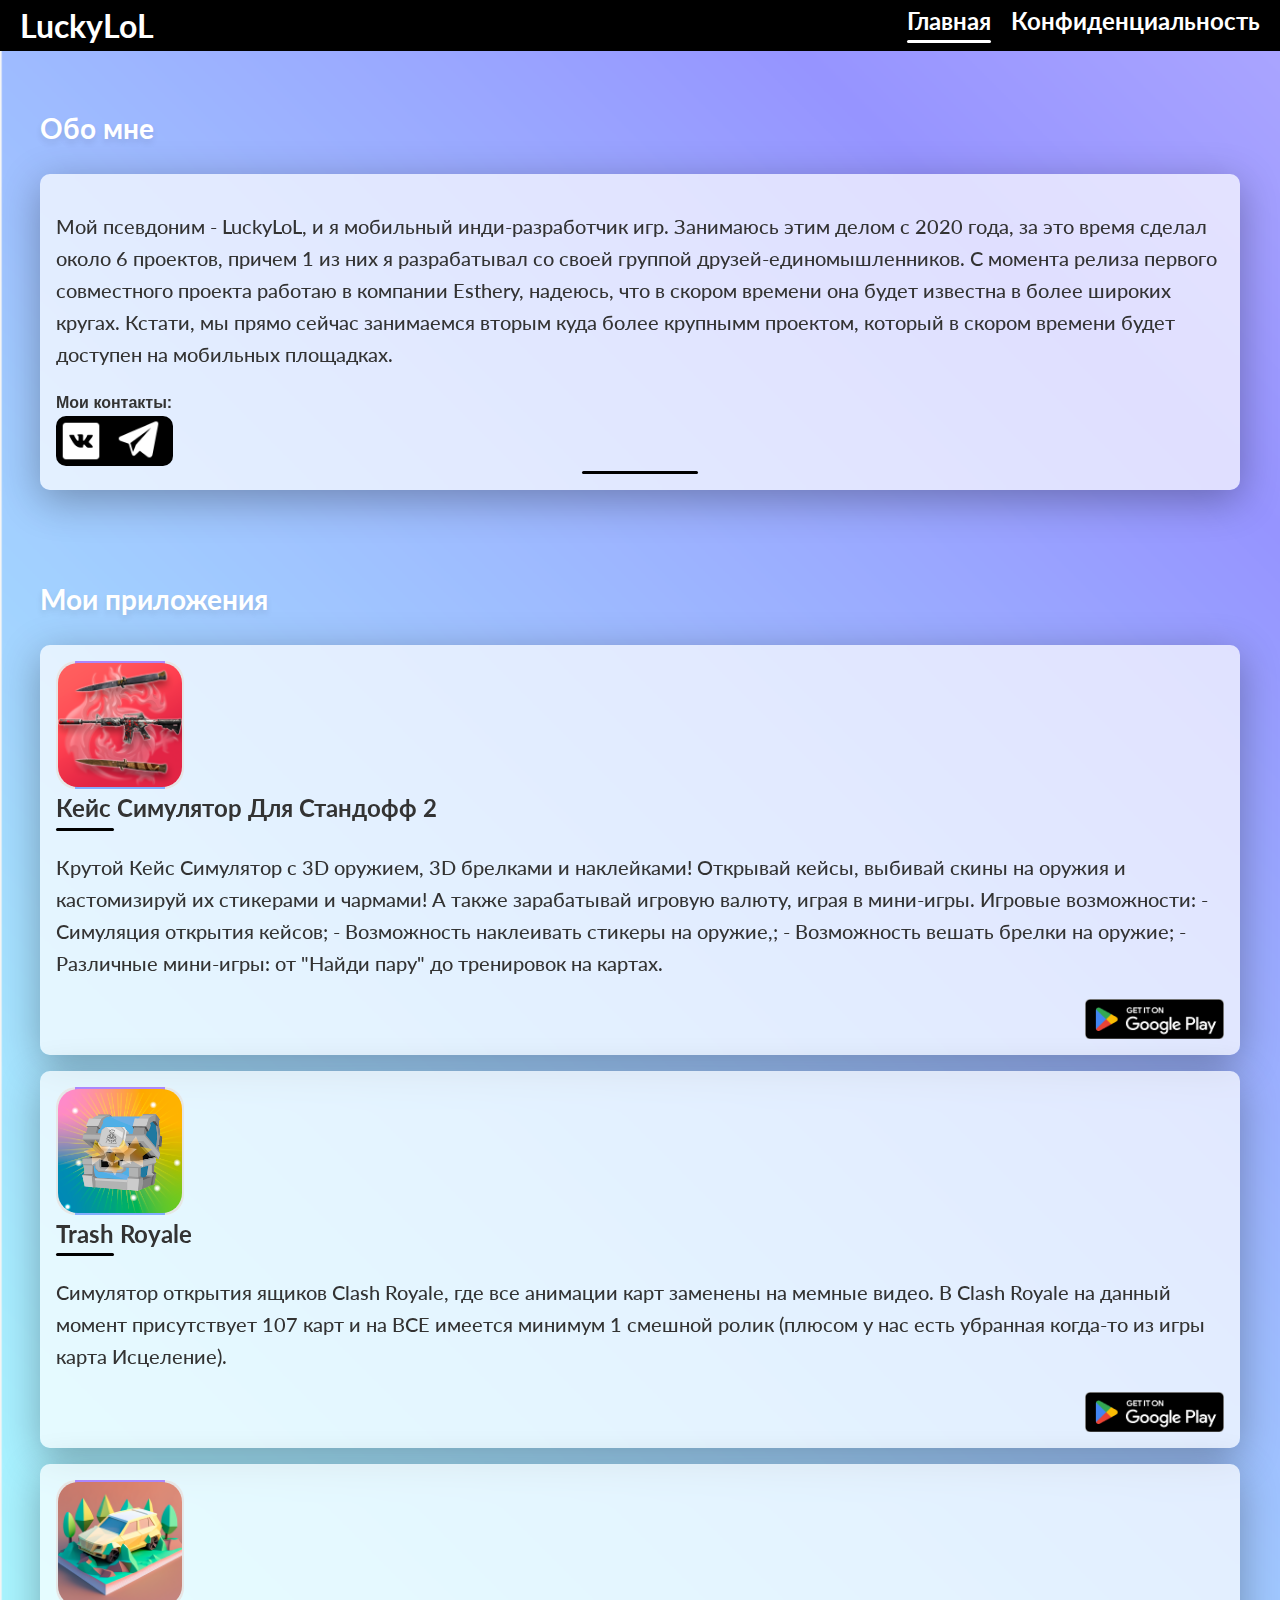
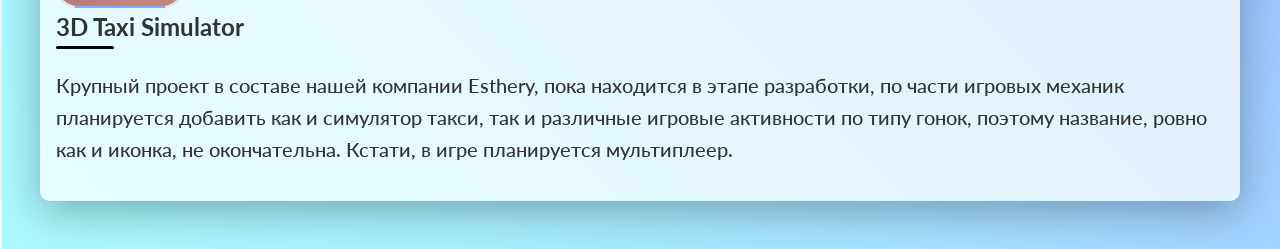
<file: index.html>
<!DOCTYPE html>
<html lang="ru">
<head>
    <meta charset="UTF-8">
    <meta name="viewport" content="width=device-width, initial-scale=1.0">
    <title>LuckyLoL | Главная</title>
    <link rel="icon" href="images/logo.png">
    <link rel="stylesheet" href="styles.css">
    <link href="https://fonts.googleapis.com/css2?family=Lato&display=swap" rel="stylesheet">
</head>
<body>
    <header>
            <h1>LuckyLoL</h1>
            <div class="sections"> 
                <nav class="nav">
                    <a class="nav__link active" href="index.html">Главная</a>
                </nav>
                <nav class="nav">
                    <a class="nav__link" href="privacy.html">Конфиденциальность</a>
                </nav>
            </div>
    </header>
    <section id="about-me">
        <h2>Обо мне</h2>
        <article class="about-me-content">
            <p>Мой псевдоним - LuckyLoL, и я мобильный инди-разработчик игр. Занимаюсь этим делом с 2020 года, за это время сделал около 6 проектов, причем 1 из них я разрабатывал со своей группой друзей-единомышленников. С момента релиза первого совместного проекта работаю в компании Esthery, надеюсь, что в скором времени она будет известна в более широких кругах. Кстати, мы прямо сейчас занимаемся вторым куда более крупнымм проектом, который в скором времени будет доступен на мобильных площадках.</p>
            <div class="my-contacts">Мои контакты:</div>
            <div class="contacts-section">
                <a href ="https://vk.com/nik0laeff.nikit" target="_blank" class="image-content">
                    <img src="images/VK.png" alt="VK" class="contacts-images">
                </a>
                <a href ="https://t.me/nik0laeffnikit" target="_blank" class="image-content">
                    <img src="images/tg.png" alt="TG" class="contacts1-images">
                </a>
            </div>
            <div class = "decor-in-contents"></div>
        </article>
    </section>
    <section id="apps">
        <h2>Мои приложения</h2>
       <!-- <article class="app">
            <div class="app-icon-content">
            <img src="images/app1-icon.png" alt="Иконка приложения" class="app-icon">
            </div>
            <div class="app-info">
                <h3>Симулятор Аквариумиста</h3>
                <div class = "decor-in-contents1"></div>
                <p>Мой самый первый проект, в нем я буквально осваивал Unity. По сути, простой кликер - покупаешь рыб, кликаешь для их роста и продаешь. И таким образом, продвигаешься, покупая новые виды рыб, более вместительные аквариумы и элементы декора. На данный момент игры нет на мобильных площадках в связи с удалением моего первого аккаунта разработчика. Возможно, я займусь и отыщу apk-файл, ссылку на который оставлю здесь.</p>
            </div>
        </article>
        <article class="app">
            <div class="app-icon-content">
            <img src="images/app1-icon.png" alt="Иконка приложения" class="app-icon">
            </div>
            <div class="app-info">
                <h3>Симулятор Хакера</h3>
                <div class = "decor-in-contents1"></div>
                <p> Мой второй проект, в реализации уже чуть сложнее, но на нем я также прдолжал осваивать Unity, изучая его инструменты для разработки. В этой игре ты осуществлял различную хакерскую деятельность, которая сопровождалась мини-играми, естественно, за это получал игровую валюту, на которую обновлял ПК для осуществления более крупных планов. На данный момент приложения также нет на площадках, возможно, ссылка появится здесь.</p>
            </div>
        </article>-->
        <article class="app">
            <div class="app-icon-content">
                <img src="images/app3-icon.png" alt="Иконка приложения" class="app-icon">
            </div>
            <div class="app-info">
                <h3>Кейс Симулятор Для Стандофф 2</h3>
                <div class = "decor-in-contents1"></div>
                <p>Крутой Кейс Симулятор с 3D оружием, 3D брелками и наклейками! Открывай кейсы, выбивай скины на оружия и кастомизируй их стикерами и чармами! А также зарабатывай игровую валюту, играя в мини-игры. Игровые возможности:
                    - Симуляция открытия кейсов;
                    - Возможность наклеивать стикеры на оружие,;
                    - Возможность вешать брелки на оружие;
                    - Различные мини-игры: от "Найди пару" до тренировок на картах.</p>
                <a href ="#" class="image-content">
                    <img src="images/GooglePlay.png" alt="GooglePlay" class="get-icon">
                </a>
            </div>
        </article>
        <article class="app">
            <div class="app-icon-content">
                <img src="images/app4-icon.png" alt="Иконка приложения" class="app-icon">
            </div>
            <div class="app-info">
                <h3>Trash Royale</h3>
                <div class = "decor-in-contents1"></div>
                <p>Симулятор открытия ящиков Clash Royale, где все анимации карт заменены на мемные видео. В Clash Royale на данный момент присутствует 107 карт и на ВСЕ имеется минимум 1 смешной ролик (плюсом у нас есть убранная когда-то из игры карта Исцеление).</p>
                <a href ="https://play.google.com/store/apps/details?id=com.Esthery.TrashRoyale&hl=ru&gl=US" target="_blank" class="image-content">
                    <img src="images/GooglePlay.png" alt="GooglePlay" class="get-icon">
                </a>
            </div>
        </article>
        <article class="app">
            <div class="app-icon-content">
            <img src="images/app5-icon.png" alt="Иконка приложения" class="app-icon">
            </div>
            <div class="app-info">
                <h3>3D Taxi Simulator</h3>
                <div class = "decor-in-contents1"></div>
                <p>Крупный проект в составе нашей компании Esthery, пока находится в этапе разработки, по части игровых механик планируется добавить как и симулятор такси, так и различные игровые активности по типу гонок, поэтому название, ровно как и иконка, не окончательна. Кстати, в игре планируется мультиплеер.</p>
            </div>
        </article>
    </section>
</body>
</html>
</file>
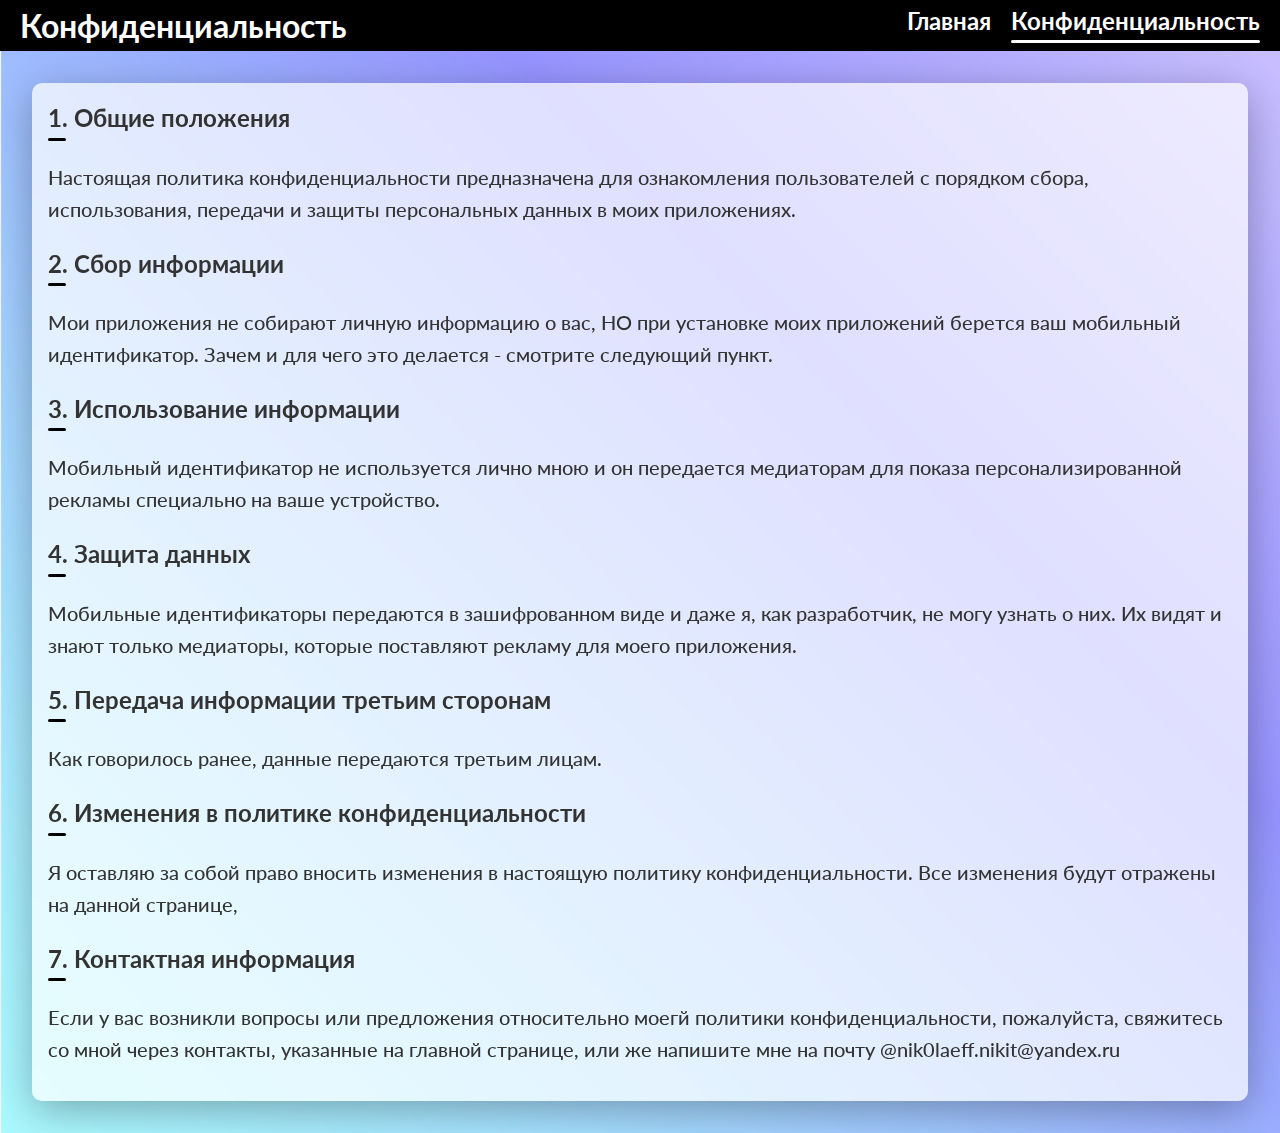
<file: privacy.html>
<!DOCTYPE html>
<html lang="ru">
<head>
    <meta charset="UTF-8">
    <meta name="viewport" content="width=device-width, initial-scale=1.0">
    <title>LuckyLoL | Конфиденциальность</title>
    <link rel="icon" href="images/logo.png">
    <link rel="stylesheet" href="privacy_style.css">
    <link href="https://fonts.googleapis.com/css2?family=Lato&display=swap" rel="stylesheet">
</head>
<body>
    <header>
        <h1>Конфиденциальность</h1>
        <div class="sections"> 
            <nav class="nav">
                <a class="nav__link" href="index.html">Главная</a>
            </nav>
            <nav class="nav">
                <a class="nav__link active" href="privacy.html">Конфиденциальность</a>
            </nav>
        </div>
    </header>
    <main class="privacy-content">
        <h3>1. Общие положения</h3>
        <div class = "decor-in-contents2"></div>
        <p>
            Настоящая политика конфиденциальности предназначена для ознакомления пользователей с порядком сбора, использования, передачи и защиты персональных данных в моих приложениях.
        </p>

        <h3>2. Сбор информации</h3>
        <div class = "decor-in-contents2"></div>
        <p>
            Мои приложения не собирают личную информацию о вас, НО при установке моих приложений берется ваш мобильный идентификатор. Зачем и для чего это делается - смотрите следующий пункт.
        </p>

        <h3>3. Использование информации</h3>
        <div class = "decor-in-contents2"></div>
        <p>
            Мобильный идентификатор не используется лично мною и он передается медиаторам для показа персонализированной рекламы специально на ваше устройство.
        </p>

        <h3>4. Защита данных</h3>
        <div class = "decor-in-contents2"></div>
        <p>
            Мобильные идентификаторы передаются в зашифрованном виде и даже я, как разработчик, не могу узнать о них. Их видят и знают только медиаторы, которые поставляют рекламу для моего приложения.
        </p>
        <h3>5. Передача информации третьим сторонам</h3>
        <div class = "decor-in-contents2"></div>
        <p>
            Как говорилось ранее, данные передаются третьим лицам.
        </p>
        <h3>6. Изменения в политике конфиденциальности</h3>
        <div class = "decor-in-contents2"></div>
        <p>
            Я оставляю за собой право вносить изменения в настоящую политику конфиденциальности. Все изменения будут отражены на данной странице,
        </p>
    
        <h3>7. Контактная информация</h3>
        <div class = "decor-in-contents2"></div>
        <p>
            Если у вас возникли вопросы или предложения относительно моегй политики конфиденциальности, пожалуйста, свяжитесь со мной через контакты, указанные на главной странице, или же напишите мне на почту @nik0laeff.nikit@yandex.ru
        </p>
    </main>
</body>
</html>
</file>
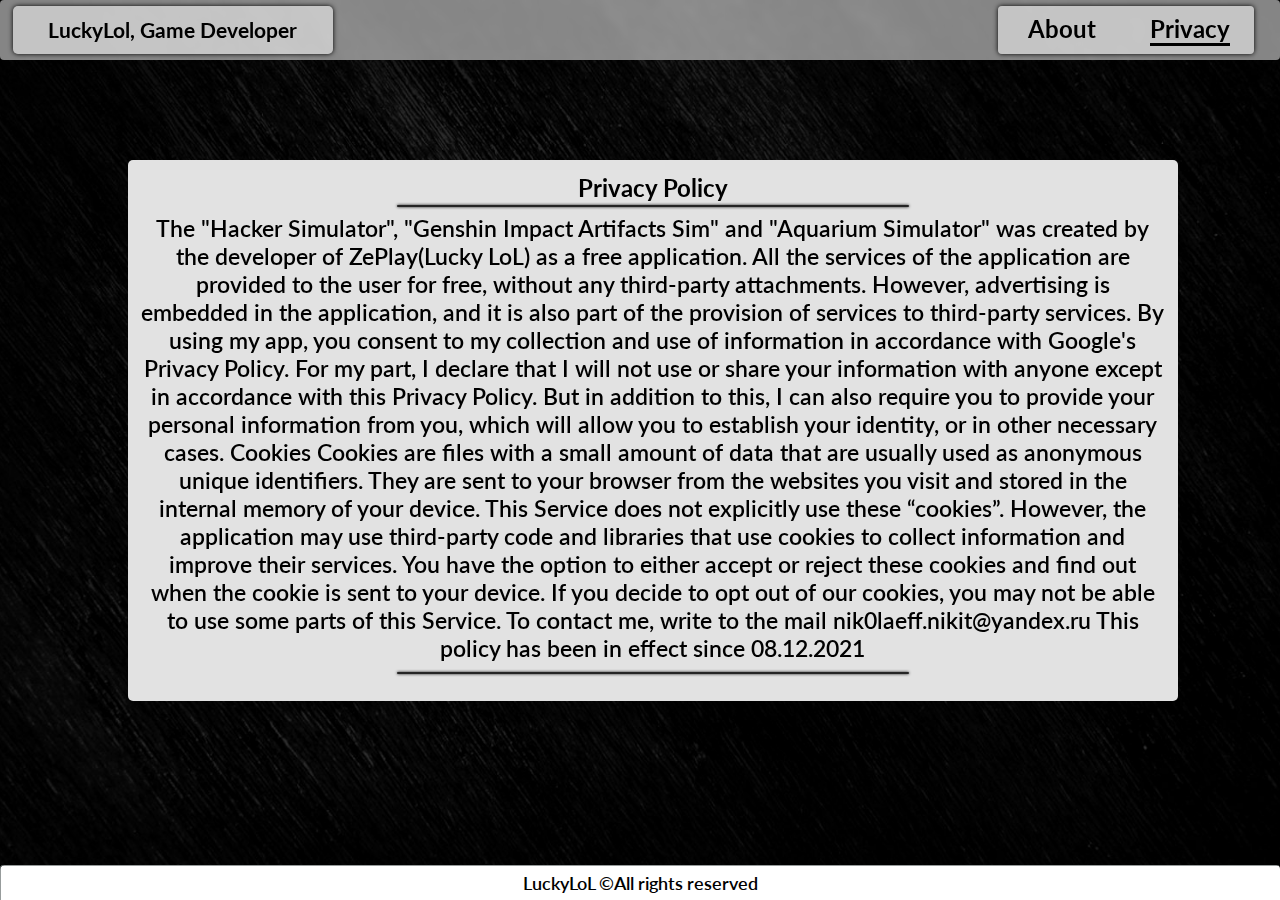
<file: projects.html>
<!DOCTYPE html>
<html lang = "en">
<head>
    <meta charset = "UTF-8">
    <link rel="stylesheet" href="assets/style.css">
    <link href="https://fonts.googleapis.com/css?family=Kaushan+Script|Montserrat:400,700&amp;subset=cyrillic-ext" rel="stylesheet">
    <link href="https://fonts.googleapis.com/css2?family=Lato&display=swap" rel="stylesheet">
    <title>Lucky LoL | Privacy </title>
</head>
<body>
    <div class="bg">
        <header class = "head">
            <div class="gd"> LuckyLol, Game Developer </div>
            <div class="sections"> 
                <nav class="nav">
                    <a class="nav__link" href="index.html">About</a>
                </nav>
                <nav class="nav">
                    <a class="nav__link active" href="projects.html">Privacy</a>
                </nav>
            </div>
        </header>
        <main class="privacy">
            <div class="about__text"> Privacy Policy </div>
            <div class="line"> </div>
            The "Hacker Simulator", "Genshin Impact Artifacts Sim" and "Aquarium Simulator" was created by the developer of ZePlay(Lucky LoL) as a free application. All the services of the application are provided to the user for free, without any third-party attachments.
            However, advertising is embedded in the application, and it is also part of the provision of services to third-party services.
            By using my app, you consent to my collection and use of information in accordance with Google's Privacy Policy. For my part, I declare that I will not use or share your information with anyone except in accordance with this Privacy Policy.
            But in addition to this, I can also require you to provide your personal information from you, which will allow you to establish your identity, or in other necessary cases.
            Cookies
            
            Cookies are files with a small amount of data that are usually used as anonymous unique identifiers. They are sent to your browser from the websites you visit and stored in the internal memory of your device.
            
            This Service does not explicitly use these “cookies”. However, the application may use third-party code and libraries that use cookies to collect information and improve their services. You have the option to either accept or reject these cookies and find out when the cookie is sent to your device. If you decide to opt out of our cookies, you may not be able to use some parts of this Service.
            To contact me, write to the mail nik0laeff.nikit@yandex.ru
            This policy has been in effect since 08.12.2021
            <div class="spacing">  </div>
            <div class="line"> </div>
            <div class="spacing">  </div>
        </main>
        <div class="spacingprivacy"> </div>
        <footer class="footer"> 
            <div class="spacing">  </div>
            <div class="footer__text"> </div>
            <div class="footer__text"> LuckyLoL ©All rights reserved </div>  
        </footer>
    </div>
</body>
</html>
</file>
<file: styles.css>
/* Общие стили */
body {
    font-family: Arial, sans-serif;
    margin: 0;
    padding: 0;
    line-height: 1.6;
    color: #333;
    background-color: #f5f5f5;
    background-image:  url(images/background.png);
    background-size: cover;
    background-repeat: no-repeat;
}

.my-contacts{
    display: flex;
    font-weight: 600;
}

p{
    font-family: 'Lato', sans-serif;
    font-weight: 500;
    font-size: 20px;
}

h3 {
    margin-top: 0;
    margin-bottom: 0;
    font-family: 'Lato', sans-serif;
    font-size: 24px;
}
h2
{
    color: #ffffff;
    text-align: left;
    font-family: 'Lato', sans-serif;
    text-shadow: 0 4px 6px rgba(0, 0, 0, 0.1);
    font-size: 28px;
}
h1{
    margin-left: 20px;
    margin-top: 0;   
    margin-bottom: 0;
    font-family: 'Lato', sans-serif;
}


/* Стили для header */
header {
    display: flex;
    background-color: #000000;
    color: #fff;
    justify-content: space-between;
    box-sizing: border-box;
    width: 100%;
}

/* Стили для основного контента */
#about-me, #apps {
    padding: 2rem;
    max-width: 1200px;
    margin: 0 auto;
}

.app {
    display: flex;
    flex-wrap: wrap;
    padding: 1rem;
    margin-bottom: 1rem;
    box-shadow: 0 10px 40px 0 rgb(0 0 0 / 30%);
    border-radius: 10px;
    background-color: rgba(255, 255, 255, 0.7);
    backdrop-filter: blur(5px);
    
}
.privacy-content{
    padding: 1rem;
    margin: 2rem;
    box-shadow: 0 10px 40px 0 rgb(0 0 0 / 30%);
    border-radius: 10px;
    background-color: rgba(255, 255, 255, 0.7);
    backdrop-filter: blur(5px);
}

.get-content{
    display: flex;
}

.get-icon
{
    width: 139px;
    height: 40px;
    float:right;
}

.about-me-content {
    align-items: center;
    text-align: left;
    padding: 1rem;
    box-shadow: 0 10px 40px 0 rgb(0 0 0 / 30%);
    border-radius: 10px;
    background-color: rgba(255, 255, 255, 0.7);
    backdrop-filter: blur(5px);
}

.decor-in-contents{
    margin: auto;
    width: 10%;
    height: 3px;
    background-color: #000000;
    border-radius: 2px;
}
.decor-in-contents1{
    margin: left;
    width: 5%;
    height: 3px;
    background-color: #000000;
    border-radius: 2px;
}

.decor-in-contents2{
    margin: left;
    width: 1.5%;
    height: 3px;
    background-color: #000000;
    border-radius: 10px;
}

.app-icon-content
{
    margin-right: 1rem;
    justify-content: center;
    position:relative;
    align-items: center;
    display: flex;
    overflow:hidden;
    border-radius: 20px;
    width: 128px;
    height: 128px;
    background-color: rgba(221, 221, 221, 0.7);
    backdrop-filter: blur(5px);
}

.app-icon-content::before {
    content: '';
    position: absolute;
    width: 90px;
    height: 140%;
    background: linear-gradient(#b47dfb, #7ab6ff); 
    animation-name: animate;
    animation-duration: 4s;
    animation-iteration-count: infinite;
    animation-timing-function: linear
}

.app-icon-content::after {
    content: '';
    position: absolute;
    inset: 4px;
    background: #271c2c;
    border-radius: 20px;
}

.app-icon {
    width: calc(100% - 4px);
    height: calc(100% - 4px);
    border-radius: 20px;
    z-index: 1;
}


.header-content {
    display: flex;
    justify-content: center;
    align-items: center;
}

.logo-icon
{
    max-width: 50px;
    margin-right: 1rem;
    position: absolute;
    left: 1rem;
}

.app-info {
    flex-grow: 1;
}

.contacts-section{
    display: flex;
    background-color: #000000;
    border-radius: 10px;
    margin-bottom: 5px;
    width: 117px;
}
.contacts-images{
    width: 50px;
    height: 50px;
}

.contacts1-images{
    width: 45px;
    height: 45px;
}

.nav 
{
    font-size: 24px;
    text-align: center;
    font-weight: bold;
    font-family: 'Lato', sans-serif;
    margin-right: 20px;
    padding-top: 0.5%;
}

.image-content
{
    height: 50px;
    margin-right: 10px;  
}

.nav__link 
{
    display: inline-block;
    vertical-align: top;
    position: relative;
    color: rgb(255, 255, 255);
    text-decoration: none;

    transition: color .1s linear;
}

.nav__link:after {
    content: "";
    display: block;
    width: 100%;
    height: 3px;
    background-color: rgb(255, 255, 255);;
    opacity: 0;
    position: absolute;
    border-radius: 5px;
    left: 0;
    z-index: 1;
    transition: opacity .1s linear;
}

.nav__link:hover {
    color: rgb(255, 255, 255);;
}

.nav__link:hover:after,
.nav__link.active:after 
{
    opacity: 1;
}

.nav__link.active 
{
    color: rgb(255, 255, 255);;
}

.sections
{
    display: flex;
}

@media (max-width: 1080px){
    .nav 
    {
        font-size: 20px;
        text-align: center;
        font-weight: bold;
        font-family: 'Lato', sans-serif;
        margin-right: 20px;
        padding-top: 0.5%;
    }
    h1{
        font-size: 28px;
        margin-left: 20px;
        margin-top: 0;   
        margin-bottom: 0;
        font-family: 'Lato', sans-serif;
    }
}

@media (max-width: 500px){
    .nav 
    {
        font-size: 16px;
        text-align: center;
        font-weight: bold;
        font-family: 'Lato', sans-serif;
        margin-right: 10px;
        padding-top: 0.9%;
    }
    h1{
        font-size: 24px;
        margin-left: 20px;
        margin-top: 0;   
        margin-bottom: 0;
        font-family: 'Lato', sans-serif;
    }
    .nav__link:after {
        content: "";
        display: block;
        width: 100%;
        height: 2px;
        background-color: rgb(255, 255, 255);;
        opacity: 0;
        position: absolute;
        border-radius: 5px;
        left: 0;
        z-index: 1;
        transition: opacity .1s linear;
    }

    .decor-in-contents1{
        margin: left;
        width: 10%;
        height: 3px;
        background-color: #000000;
        border-radius: 2px;
    }

    .app {
        display: block;
        padding: 1rem;
        margin-bottom: 1rem;
        box-shadow: 0 10px 40px 0 rgb(0 0 0 / 30%);
        border-radius: 10px;
        background-color: rgba(255, 255, 255, 0.7);
        backdrop-filter: blur(5px);
    }
}

@media (max-width: 400px){
    .nav 
    {
        font-size: 12px;
        text-align: center;
        font-weight: bold;
        font-family: 'Lato', sans-serif;
        margin-right: 20px;
        padding-top: 2%;
    }
    h1{
        font-size: 20px;
        margin-left: 20px;
        margin-top: 0;   
        margin-bottom: 0;
        font-family: 'Lato', sans-serif;
    }
    .nav__link:after {
        content: "";
        display: block;
        width: 100%;
        height: 2px;
        background-color: rgb(255, 255, 255);;
        opacity: 0;
        position: absolute;
        border-radius: 5px;
        left: 0;
        z-index: 1;
        transition: opacity .1s linear;
    }
    .app {
        display: block;
        padding: 1rem;
        margin-bottom: 1rem;
        box-shadow: 0 10px 40px 0 rgb(0 0 0 / 30%);
        border-radius: 10px;
        background-color: rgba(255, 255, 255, 0.7);
        backdrop-filter: blur(5px);
    }
}

@media (max-width: 300px){
    .nav 
    {
        font-size: 12px;
        text-align: center;
        font-weight: bold;
        font-family: 'Lato', sans-serif;
        margin-right: 10px;
        padding-top: 1%;
    }
    h1{
        font-size: 16px;
        margin-left: 10px;
        margin-right: 10px;
        margin-top: 0;   
        margin-bottom: 0;
        font-family: 'Lato', sans-serif;
    }
    .nav__link:after {
        content: "";
        display: block;
        width: 100%;
        height: 2px;
        background-color: rgb(255, 255, 255);;
        opacity: 0;
        position: absolute;
        border-radius: 5px;
        left: 0;
        z-index: 1;
        transition: opacity .1s linear;
    }
    .app {
        display: block;
        padding: 1rem;
        margin-bottom: 1rem;
        box-shadow: 0 10px 40px 0 rgb(0 0 0 / 30%);
        border-radius: 10px;
        background-color: rgba(255, 255, 255, 0.7);
        backdrop-filter: blur(5px);
    }
}


@keyframes animate {
    0% {
        transform: rotate(0deg);
    }
    100% {
        transform: rotate(360deg);
    }
}
</file>
<file: privacy_style.css>
body {
    font-family: Arial, sans-serif;
    margin: 0;
    padding: 0;
    line-height: 1.6;
    color: #333;
    background-color: #f5f5f5;
    background-image:  url(images/background.png);
    background-size: cover;
    background-repeat: no-repeat;
}

.my-contacts{
    display: flex;
    font-weight: 600;
}

p{
    font-family: 'Lato', sans-serif;
    font-weight: 500;
    font-size: 20px;
}

h3 {
    margin-top: 0;
    margin-bottom: 0;
    font-family: 'Lato', sans-serif;
    font-size: 24px;
}
h2
{
    color: #ffffff;
    text-align: left;
    font-family: 'Lato', sans-serif;
    text-shadow: 0 4px 6px rgba(0, 0, 0, 0.1);
    font-size: 28px;
}
h1{
    margin-left: 20px;
    margin-top: 0;   
    margin-bottom: 0;
    font-family: 'Lato', sans-serif;
}


/* Стили для header */
header {
    display: flex;
    background-color: #000000;
    color: #fff;
    justify-content: space-between;
    box-sizing: border-box;
    width: 100%;
}
.privacy-content{
    padding: 1rem;
    margin: 2rem;
    box-shadow: 0 10px 40px 0 rgb(0 0 0 / 30%);
    border-radius: 10px;
    background-color: rgba(255, 255, 255, 0.7);
    backdrop-filter: blur(5px);
}

.decor-in-contents2{
    margin: left;
    width: 1.5%;
    height: 3px;
    background-color: #000000;
    border-radius: 10px;
}


.header-content {
    display: flex;
    justify-content: center;
    align-items: center;
}

.nav 
{
    font-size: 24px;
    text-align: center;
    font-weight: bold;
    font-family: 'Lato', sans-serif;
    margin-right: 20px;
    padding-top: 0.5%;
}

.nav__link 
{
    display: inline-block;
    vertical-align: top;
    position: relative;
    color: rgb(255, 255, 255);
    text-decoration: none;

    transition: color .1s linear;
}

.nav__link:after {
    content: "";
    display: block;
    width: 100%;
    height: 3px;
    background-color: rgb(255, 255, 255);;
    opacity: 0;
    position: absolute;
    border-radius: 5px;
    left: 0;
    z-index: 1;
    transition: opacity .1s linear;
}

.nav__link:hover {
    color: rgb(255, 255, 255);;
}

.nav__link:hover:after,
.nav__link.active:after 
{
    opacity: 1;
}

.nav__link.active 
{
    color: rgb(255, 255, 255);;
}

.sections
{
    display: flex;
}

@media (max-width: 1080px){
    .nav 
    {
        font-size: 20px;
        text-align: center;
        font-weight: bold;
        font-family: 'Lato', sans-serif;
        margin-right: 20px;
        padding-top: 0.5%;
    }
    h1{
        font-size: 28px;
        margin-left: 20px;
        margin-top: 0;   
        margin-bottom: 0;
        font-family: 'Lato', sans-serif;
    }
}

@media (max-width: 500px){
    .nav 
    {
        font-size: 12px;
        text-align: center;
        font-weight: bold;
        font-family: 'Lato', sans-serif;
        margin-right: 10px;
        padding-top: 0.9%;
    }
    h1{
        font-size: 16px;
        margin-left: 5px;
        margin-right: 5px;
        margin-top: 0;   
        margin-bottom: 0;
        font-family: 'Lato', sans-serif;
    }
    .nav__link:after {
        content: "";
        display: block;
        width: 100%;
        height: 1px;
        background-color: rgb(255, 255, 255);;
        opacity: 0;
        position: absolute;
        border-radius: 5px;
        left: 0;
        z-index: 1;
        transition: opacity .1s linear;
    }

    .decor-in-contents2{
        margin: left;
        width: 4%;
        height: 3px;
        background-color: #000000;
        border-radius: 2px;
    }

    .app {
        display: block;
        padding: 1rem;
        margin-bottom: 1rem;
        box-shadow: 0 10px 40px 0 rgb(0 0 0 / 30%);
        border-radius: 10px;
        background-color: rgba(255, 255, 255, 0.7);
        backdrop-filter: blur(5px);
    }
}

@media (max-width: 400px){
    .nav 
    {
        font-size: 10px;
        text-align: center;
        font-weight: bold;
        font-family: 'Lato', sans-serif;
        margin-right: 10px;
        padding-top: 1.2%;
    }
    h1{
        font-size: 14px;
        margin-left: 5px;
        margin-right: 5px;
        margin-top: 0;   
        margin-bottom: 0;
        font-family: 'Lato', sans-serif;
    }
    .nav__link:after {
        content: "";
        display: block;
        width: 100%;
        height: 1px;
        background-color: rgb(255, 255, 255);;
        opacity: 0;
        position: absolute;
        border-radius: 5px;
        left: 0;
        z-index: 1;
        transition: opacity .1s linear;
    }
    .app {
        display: block;
        padding: 1rem;
        margin-bottom: 1rem;
        box-shadow: 0 10px 40px 0 rgb(0 0 0 / 30%);
        border-radius: 10px;
        background-color: rgba(255, 255, 255, 0.7);
        backdrop-filter: blur(5px);
    }
}

@media (max-width: 300px){
    .nav 
    {
        font-size: 8px;
        text-align: center;
        font-weight: bold;
        font-family: 'Lato', sans-serif;
        margin-right: 10px;
        padding-top: 0.8%;
    }
    h1{
        font-size: 10px;
        margin-left: 5px;
        margin-right: 5px;
        margin-top: 0;   
        margin-bottom: 0;
        font-family: 'Lato', sans-serif;
    }
    .nav__link:after {
        content: "";
        display: block;
        width: 100%;
        height: 1px;
        background-color: rgb(255, 255, 255);;
        opacity: 0;
        position: absolute;
        border-radius: 5px;
        left: 0;
        z-index: 1;
        transition: opacity .1s linear;
    }
    .privacy-content{
        padding: 1rem;
        margin: 1rem;
        box-shadow: 0 10px 40px 0 rgb(0 0 0 / 30%);
        border-radius: 10px;
        background-color: rgba(255, 255, 255, 0.7);
        backdrop-filter: blur(5px);
    }
    h3{
        font-size: 20px;
    }
    p{
        font-size: 16px;
    }
}
</file>
<file: assets/style.css>
body
{
    margin: 0;
}
p
{
    line-height: 1;
}
.head
{
    display: flex;
    border-radius: 4px;
    width: 100%;
    height: 60px;
    background-color: rgba(255, 255, 255, 0.523);
    position: fixed;
    z-index: 2;
    backdrop-filter: blur(3px);
}
.nav 
{
    font-size: 24px;
    text-align: center;
    font-weight: bold;
    margin-top: 3%;
    font-family: 'Lato', sans-serif;
    width: 50%;
}

.nav__link 
{
    display: inline-block;
    vertical-align: top;
    margin: 0 15px;
    position: relative;

    color: rgb(0, 0, 0);
    text-decoration: none;

    transition: color .1s linear;
}

.nav__link:after {
    content: "";
    display: block;
    width: 100%;
    height: 3px;
    background-color: rgb(0, 0, 0);;
    opacity: 0;
    position: absolute;
    top: 100%;
    left: 0;
    z-index: 1;
    transition: opacity .1s linear;
}

.nav__link:hover {
    color: rgb(0, 0, 0);;
}

.nav__link:hover:after,
.nav__link.active:after 
{
    opacity: 1;
}

.nav__link.active 
{
    color: rgb(0, 0, 0);;
}
.gd
{
    position: absolute;
    left: 0;
    margin-left: 1%;
    line-height: 225%;
    width: 25%;
    height: 80%;
    background-color: rgba(255, 255, 255, 0.523);
    border-radius: 5px;
    margin-top: 6px;
    box-shadow: 0 0 5px;
    line-height: 225%;
    font-weight: bold;
    font-size: 21px;
    text-align: center;
    font-family: 'Lato', sans-serif;
}
.sections
{
    display: flex;
    margin-left: 78%;
    color:rgb(0, 0, 0);
    margin-top: 6px;
    width: 20%;
    height: 80%;
    border-radius: 4px;
    background-color: rgba(255, 255, 255, 0.523);
    box-shadow: 0 0 5px;
}
.nav__text
{
    font-size: 24px;
    text-align: center;
    font-weight: bold;
    margin-top: 6%;
    font-family: 'Lato', sans-serif;
}
.centerblock
{
    margin-top: 80px;
    display: flex;
    flex-direction: row;
    margin-bottom: 10px;
}
.centerblock2
{
    margin-top: 10px;
    display: flex;
    flex-direction: row;
}
.privacy
{
    font-family: 'Lato', sans-serif;
    font-weight: 550;
    padding: 1% 1% 1% 1%;
    color:rgb(0, 0, 0);
    text-align: center;
    font-size: 23px;
    border-radius: 5px;
    backdrop-filter: blur(3px);
    box-shadow: 0 0 5px;
    width: 80%;
    margin-top: 160px;
    margin-left: 10%;
    margin-right: 10%;
    height: auto;
    border-radius: 5px;
    background-color: rgb(226, 226, 226);
    box-shadow: 0 10px 40px 0 rgba(0, 0, 0, 0.5);
}
.about
{
    font-family: 'Lato', sans-serif;
    font-weight: 550;
    padding: 1% 1% 1% 1%;
    margin: auto;
    color:rgb(0, 0, 0);
    text-align: center;
    font-size: 23px;
    border-radius: 5px;
    backdrop-filter: blur(3px);
    box-shadow: 0 0 5px;
    width: 45%;
    height: auto;
    border-radius: 5px;
    background-color: rgb(226, 226, 226);
    box-shadow: 0 10px 40px 0 rgba(0, 0, 0, 0.5);
}
.line
{
    margin-top: 3px;
    margin-bottom: 7px;
    margin-left: 25%;
    width: 50%;
    height: 2px;
    box-shadow: 0 0 3px;
    background-color: rgb(36, 36, 36);
    border-radius: 10px;
}
.myvk
{
    height: 70px;
    margin-top: 15px;
    display: flex;
}
.game__icon
{
    width: 100%;
    height: 100%;
    border-radius: 10px;
    box-shadow: 0 0 3px;
}
.game__des
{
    height: 50%;
    margin-bottom: 10px;
}
.myvktxt
{
    margin-top: 8px;
    padding-right: 2%;
    font-family: 'Lato', sans-serif;
    font-weight: bold;
}
.spacing__blocks
{
    width: 100%;
    height: 50px;
}
.about__text
{
    font-family: 'Lato', sans-serif;
    font-size: 24px;
    text-align: center;
    font-weight: bold;
}
.bg
{
    position: fixed;
    top: 0;
    left: 0;
    width: 100%;
    height: 100%;
    background-image: url(../assets/images/background.jpg);
    background-position: center;
    background-size: cover;
    background-repeat: no-repeat;
    overflow-y: auto; 
}
.sourcebutton
{
    margin-top: 10px;
    margin-left: 65%;
    width: 40%;
    height: 50px;
}
.footer
{
    margin-top: 10%;
    border-radius: 4px;
    height: 60px;
    text-align: center;
    background-color: white;
    box-shadow: inset 0.5px 0.5px  rgb(46, 56, 56);
}
.spacing
{
    height: 7px;
}
.spacingprivacy
{
    height: 4%;
}
.footer__text
{
    font-family: 'Lato', sans-serif;
    font-size: 18px;
    font-weight: 600;
}
@media (max-width: 1100px)
{
.gd
{
        position: absolute;
        left: 0;
        margin-left: 1%;
        line-height: 225%;
        width: 25%;
        height: 80%;
        background-color: rgba(255, 255, 255, 0.523);
        border-radius: 5px;
        margin-top: 6px;
        box-shadow: 0 0 5px;
        line-height: 225%;
        font-weight: bold;
        font-size: 18px;
        text-align: center;
        font-family: 'Lato', sans-serif;
}
.nav 
{
    font-size: 16px;
    text-align: center;
    font-weight: bold;
    margin-top: 8%;
    font-family: 'Lato', sans-serif;
    width: 50%;
}
.about__text
{
    font-size: 20px;
    text-align: center;
    font-weight: bold;
    margin-top: 3%;
}
.centerblock
{
    margin-top: 80px;
    display: flex;
    flex-direction: column;
}
.centerblock2
{
    margin-top: 10px;
    display: flex;
    flex-direction: column;
}
.about
{
    font-family: 'Lato', sans-serif;
    margin: auto;
    margin-bottom: 30px;
    color:rgb(0, 0, 0);
    font-weight: 400;
    text-align: center;
    font-size: 23px;
    border-radius: 5px;
    backdrop-filter: blur(3px);
    box-shadow: 0 0 5px;
    width: 80%;
    height: auto;
    border-radius: 10px;
    background-color: rgb(226, 226, 226);
    box-shadow: 0 10px 40px 0 rgba(0, 0, 0, 0.5);
}
.sourcebutton
{
    margin-top: 10px;
    margin-left: 55%;
    width: 40%;
    height: 50px;
}
.game__icon
{
    width: 100%;
    height: 100%;
    border-radius: 10px;
}
.sections
{
    display: flex;
    margin-left: 75%;
    color:rgb(0, 0, 0);
    margin-top: 6px;
    width: 20%;
    height: 80%;
    border-radius: 4px;
    background-color: rgb(169, 169, 169, 0.5);
    box-shadow: 0 0 5px;
}
}
@media (max-width: 870px)
{
    .gd
    {
            position: absolute;
            left: 0;
            margin-left: 1%;
            line-height: 225%;
            width: 25%;
            height: 80%;
            background-color: rgba(255, 255, 255, 0.523);
            border-radius: 5px;
            margin-top: 6px;
            box-shadow: 0 0 5px;
            line-height: 225%;
            font-weight: bold;
            font-size: 15px;
            text-align: center;
            font-family: 'Lato', sans-serif;
    }
}
@media (max-width: 690px)
{
.about__text
{
    font-size: 16px;
    text-align: center;
    font-weight: bold;
    margin-top: 3%;
}
}
</file>
